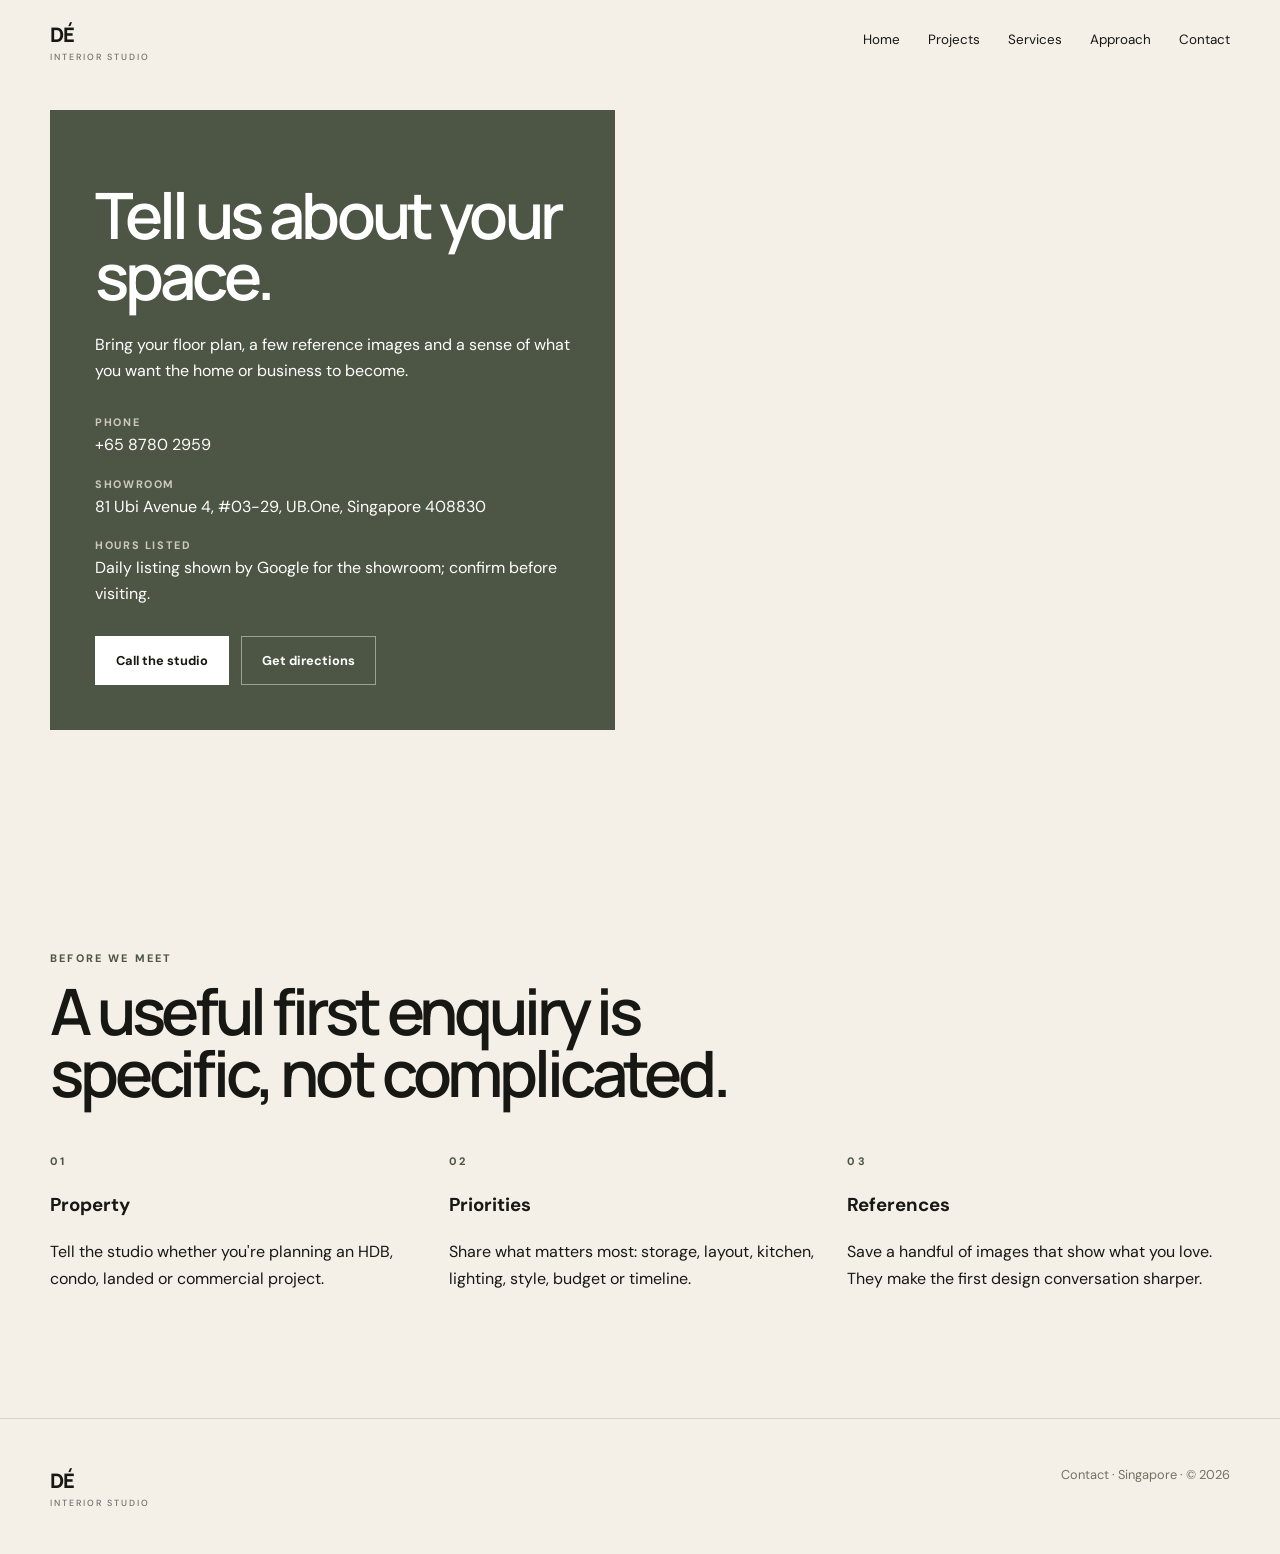
<file: contact.html>
<!doctype html><html lang="en"><head><meta charset="utf-8"><meta name="viewport" content="width=device-width,initial-scale=1"><title>Contact — Dé Interior Studio</title><link rel="stylesheet" href="styles.css?v=10"></head><body><header class="top"><div class="wrap nav"><a class="brand" href="index.html">DÉ <small>INTERIOR STUDIO</small></a><button class="menu">☰</button><nav class="links"><a href="index.html">Home</a><a href="projects.html">Projects</a><a href="materials.html">Services</a><a href="approach.html">Approach</a><a href="contact.html">Contact</a></nav></div></header><main><section><div class="wrap contact-band"><div class="contact-box"><div class="kicker">Start a conversation</div><h2>Tell us about your space.</h2><p>Bring your floor plan, a few reference images and a sense of what you want the home or business to become.</p><div class="contact-list"><div><b>Phone</b><span>+65 8780 2959</span></div><div><b>Showroom</b><span>81 Ubi Avenue 4, #03-29, UB.One, Singapore 408830</span></div><div><b>Hours listed</b><span>Daily listing shown by Google for the showroom; confirm before visiting.</span></div></div><div class="actions"><a class="btn primary" href="tel:+6587802959">Call the studio</a><a class="btn" href="https://www.google.com/maps/search/?api=1&query=81%20Ubi%20Avenue%204%20%2303-29%20Singapore%20408830">Get directions</a></div></div><div class="map"><iframe loading="lazy" src="https://www.google.com/maps?q=81%20Ubi%20Avenue%204%20%2303-29%20Singapore%20408830&output=embed" title="De Interior Studio showroom map"></iframe></div></div></section><section><div class="wrap section-head"><div><div class="kicker">Before we meet</div><h2>A useful first enquiry is specific, not complicated.</h2></div></div><div class="wrap grid"><article><div class="kicker">01</div><h3>Property</h3><p>Tell the studio whether you're planning an HDB, condo, landed or commercial project.</p></article><article><div class="kicker">02</div><h3>Priorities</h3><p>Share what matters most: storage, layout, kitchen, lighting, style, budget or timeline.</p></article><article><div class="kicker">03</div><h3>References</h3><p>Save a handful of images that show what you love. They make the first design conversation sharper.</p></article></div></section></main><footer><div class="wrap footer-grid"><div><a class="brand" href="index.html">DÉ <small>INTERIOR STUDIO</small></a></div><div class="footer-note">Contact · Singapore · © <span data-year></span></div></div></footer><script src="script.js?v=10"></script></body></html>
</file>
<file: styles.css>
@import url('https://fonts.googleapis.com/css2?family=DM+Sans:wght@400;500;600;700&family=Manrope:wght@400;500;600;700;800&display=swap');
:root{--ink:#171714;--paper:#f4f0e8;--stone:#d8d0c2;--olive:#4d5645;--gold:#b69762;--white:#fffdf8;--muted:#756f65;--line:rgba(23,23,20,.13);--ease:cubic-bezier(.2,.8,.2,1)}*{box-sizing:border-box}html{scroll-behavior:smooth}body{margin:0;background:var(--paper);color:var(--ink);font-family:'DM Sans',sans-serif;line-height:1.65}a{color:inherit;text-decoration:none}img{display:block;width:100%;height:100%;object-fit:cover}button{font:inherit}.wrap{width:min(1180px,calc(100% - 40px));margin:auto}.top{position:fixed;z-index:20;left:0;right:0;top:0;padding:18px 0;transition:.35s;background:transparent}.top.scrolled{background:rgba(244,240,232,.92);backdrop-filter:blur(18px);box-shadow:0 1px 0 var(--line)}.nav{display:flex;align-items:center;justify-content:space-between}.brand{font-family:Manrope;font-weight:800;letter-spacing:-.06em;font-size:1.25rem}.brand small{display:block;font:500 .56rem 'DM Sans';letter-spacing:.22em;text-transform:uppercase;opacity:.58}.links{display:flex;gap:28px;font-size:.84rem}.links a{position:relative}.links a:after{content:'';position:absolute;left:0;bottom:-6px;width:0;height:1px;background:var(--gold);transition:.3s}.links a:hover:after{width:100%}.menu{display:none;border:0;background:none;font-size:1.5rem}.hero{min-height:100vh;position:relative;overflow:hidden;background:#222}.hero:before{content:'';position:absolute;inset:0;background:linear-gradient(90deg,rgba(0,0,0,.66),rgba(0,0,0,.12) 65%),url('https://images.unsplash.com/photo-1600210492486-724fe5c67fb0?auto=format&fit=crop&w=2200&q=85') center/cover}.hero-content{position:relative;z-index:2;min-height:100vh;display:flex;align-items:flex-end;padding:130px 0 90px;color:#fff}.eyebrow{text-transform:uppercase;letter-spacing:.2em;font-size:.7rem;color:#d7c39d;font-weight:700}.hero h1{font:600 clamp(3.3rem,8vw,7.7rem)/.91 Manrope;letter-spacing:-.075em;max-width:850px;margin:18px 0}.hero p{max-width:570px;color:#eee9df;font-size:1.05rem}.actions{display:flex;gap:12px;flex-wrap:wrap;margin-top:28px}.btn{display:inline-flex;align-items:center;gap:10px;padding:13px 20px;border:1px solid rgba(255,255,255,.45);font-weight:700;font-size:.8rem;transition:.3s}.btn.primary{background:#fff;color:var(--ink);border-color:#fff}.btn:hover{transform:translateY(-3px)}section{padding:110px 0}.section-head{display:flex;justify-content:space-between;gap:30px;align-items:end;margin-bottom:48px}.kicker{font-size:.68rem;text-transform:uppercase;letter-spacing:.2em;color:var(--olive);font-weight:800}.section-head h2{font:600 clamp(2.3rem,5vw,4.7rem)/.98 Manrope;letter-spacing:-.065em;margin:12px 0 0;max-width:760px}.lead{max-width:440px;color:var(--muted)}.intro{display:grid;grid-template-columns:1.1fr .9fr;gap:70px}.statement{font:500 clamp(2rem,4vw,3.7rem)/1.08 Manrope;letter-spacing:-.055em}.visual{min-height:520px;overflow:hidden}.visual img{transition:1s var(--ease)}.visual:hover img{transform:scale(1.045)}.grid{display:grid;grid-template-columns:repeat(3,1fr);gap:16px}.card{position:relative;min-height:440px;overflow:hidden;background:#333;color:#fff}.card img{transition:1s var(--ease)}.card:after{content:'';position:absolute;inset:0;background:linear-gradient(transparent 35%,rgba(0,0,0,.75))}.card:hover img{transform:scale(1.06)}.card-copy{position:absolute;z-index:2;left:24px;right:24px;bottom:24px}.card-copy h3{font-size:1.45rem;margin:0 0 5px}.card-copy p{font-size:.84rem;margin:0;color:#e8e4db}.dark{background:var(--ink);color:#fff}.dark .kicker{color:#c8ad78}.dark .lead{color:#aaa59b}.project-grid{display:grid;grid-template-columns:1.25fr .75fr;gap:16px}.tile{height:560px;position:relative;overflow:hidden}.tile.small{height:272px}.tile img{transition:1s var(--ease)}.tile:hover img{transform:scale(1.05)}.tile span{position:absolute;z-index:2;left:22px;bottom:20px;color:white;font-weight:700}.contact-band{display:grid;grid-template-columns:1fr 1fr;gap:50px;align-items:stretch}.contact-box{padding:45px;background:var(--olive);color:#fff}.contact-box h2{font:600 clamp(2.4rem,5vw,4.5rem)/.95 Manrope;letter-spacing:-.06em;margin:12px 0 25px}.contact-list{display:grid;gap:17px;margin-top:30px}.contact-list b{display:block;font-size:.68rem;text-transform:uppercase;letter-spacing:.15em;color:#cfc9bb}.contact-list span{font-size:1rem}.map{min-height:430px;overflow:hidden}.map iframe{width:100%;height:100%;min-height:430px;border:0;filter:grayscale(1)}footer{padding:45px 0;border-top:1px solid var(--line)}.footer-grid{display:flex;justify-content:space-between;gap:30px}.footer-note{color:var(--muted);font-size:.8rem}.float{position:fixed;right:20px;bottom:20px;z-index:15;background:var(--ink);color:#fff;padding:14px 18px;border-radius:999px;box-shadow:0 10px 35px #0003;font-size:.78rem;font-weight:800}.reveal{opacity:1;transform:none}.js .reveal{opacity:0;transform:translateY(25px);transition:.8s var(--ease)}.js .reveal.show{opacity:1;transform:none}@media(max-width:800px){.wrap{width:min(100% - 28px,600px)}.links{display:none;position:absolute;left:14px;right:14px;top:72px;background:var(--paper);padding:22px;box-shadow:0 20px 50px #0002;flex-direction:column;gap:18px}.links.open{display:flex}.menu{display:block}.hero-content{padding-bottom:55px}.hero h1{font-size:clamp(3rem,15vw,5.5rem)}section{padding:75px 0}.section-head,.intro,.contact-band,.project-grid{display:block}.section-head .lead{margin-top:22px}.visual{min-height:390px;margin-top:35px}.grid{grid-template-columns:1fr}.card{min-height:430px;margin-bottom:2px}.tile,.tile.small{height:360px;margin-bottom:16px}.map{margin-top:16px}.footer-grid{display:block}.footer-note{margin-top:20px}}
</file>
